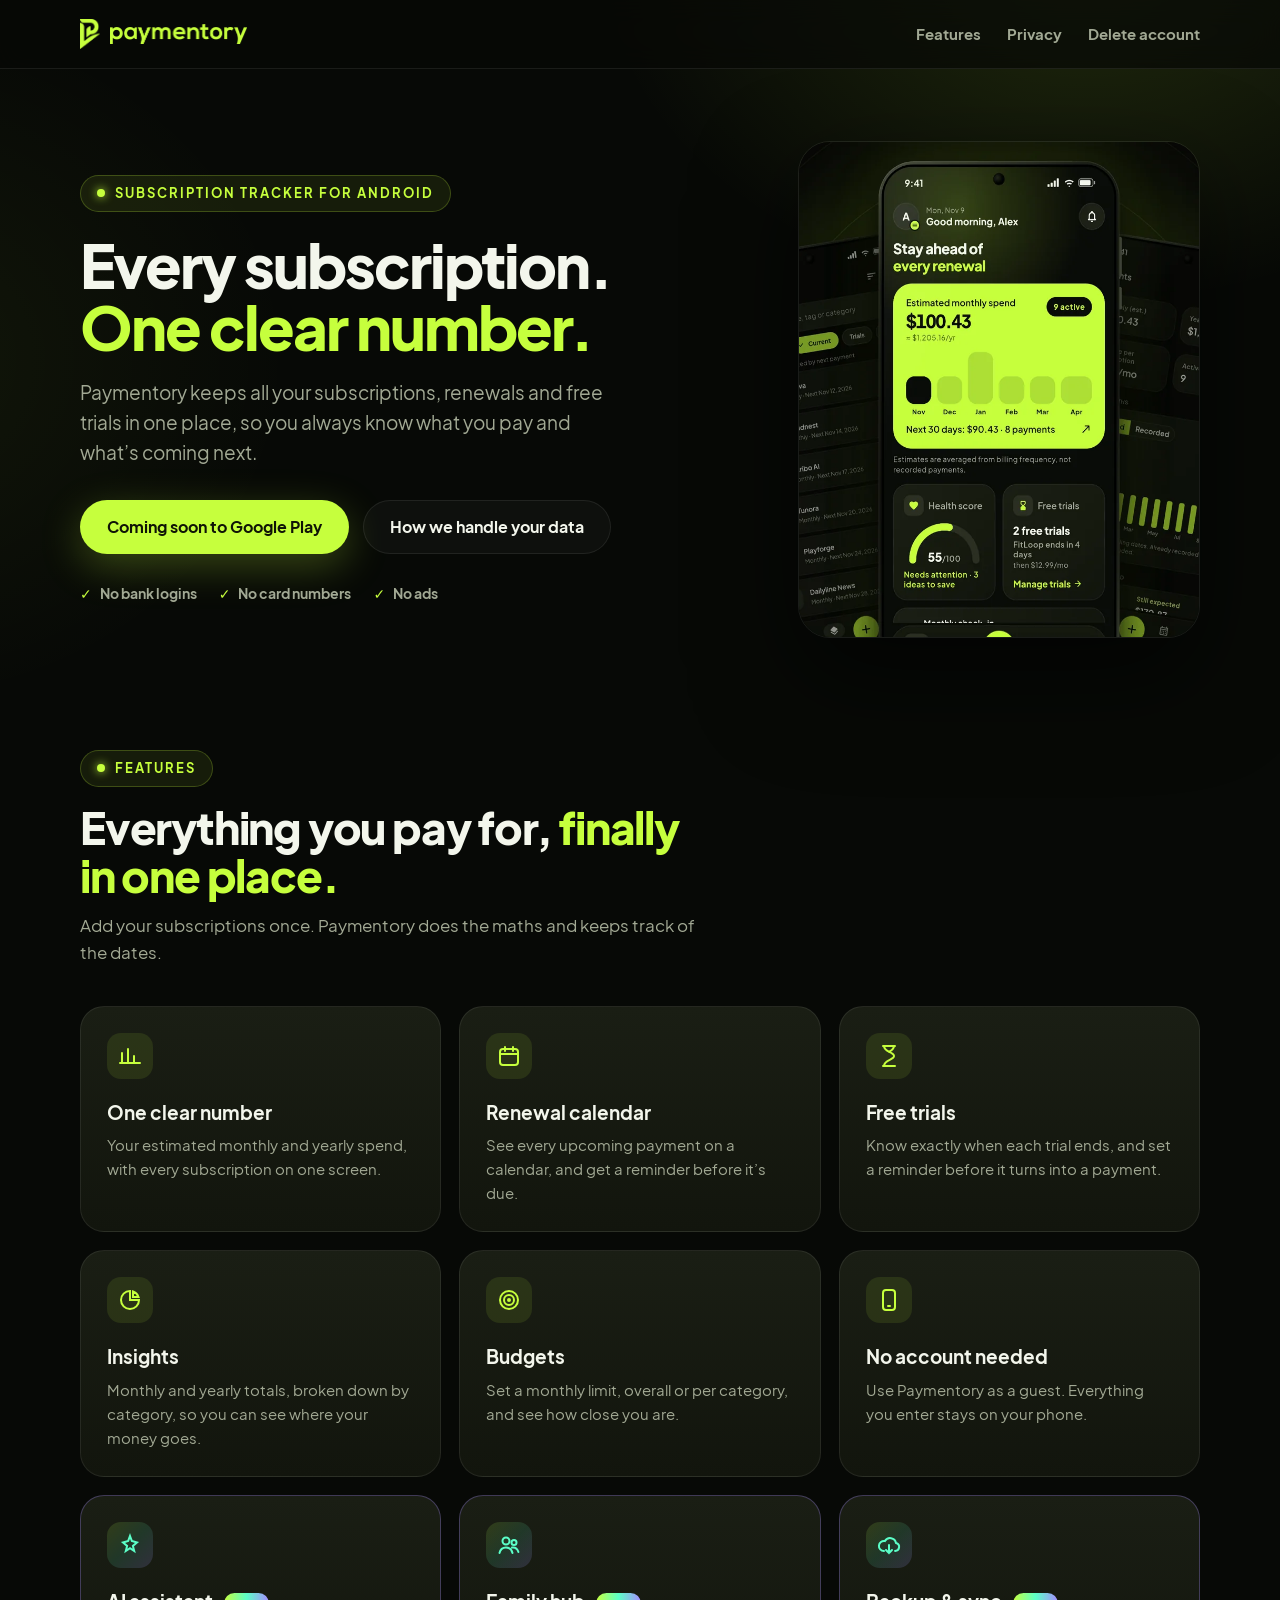
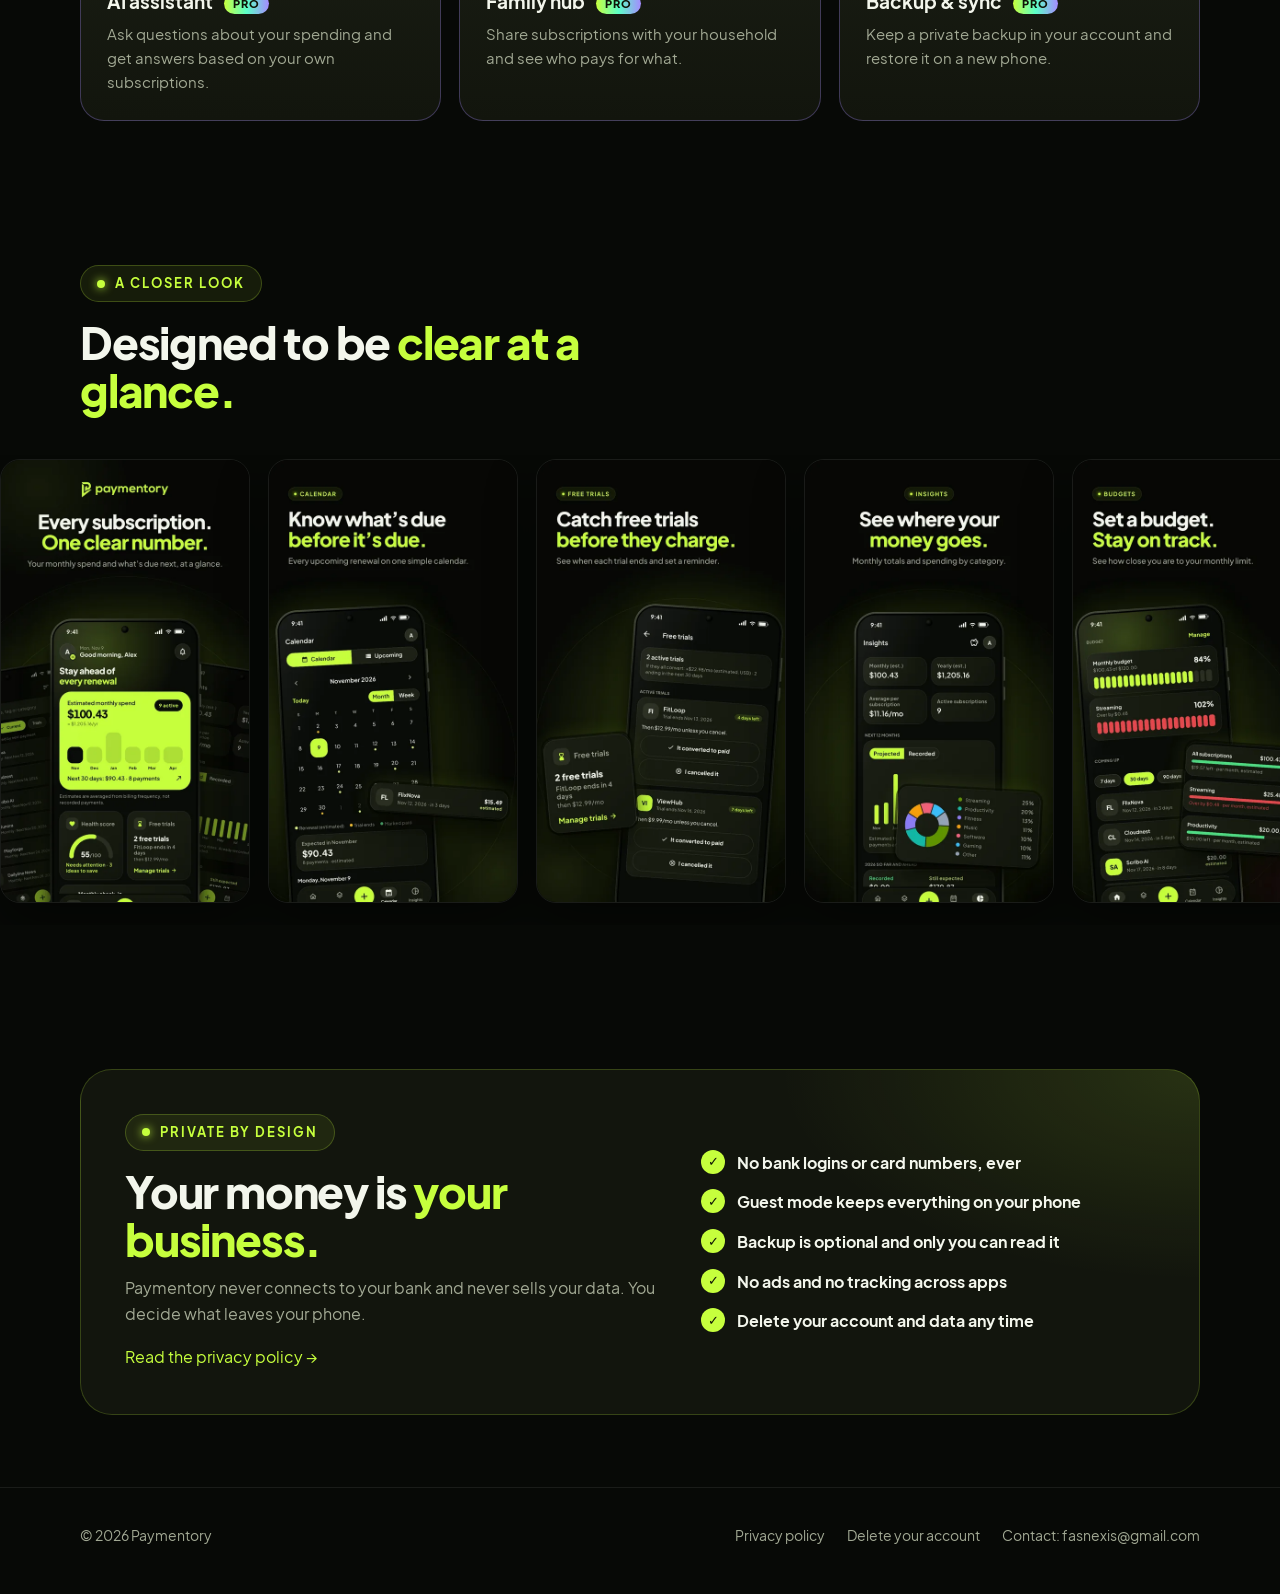
<file: index.html>
<!doctype html>
<html lang="en">
<head>
  <meta charset="utf-8">
  <meta name="viewport" content="width=device-width, initial-scale=1">
  <title>Paymentory: every subscription, one clear number</title>
  <meta name="description" content="Paymentory tracks your subscriptions, renewals, free trials and budgets in one place. No bank logins, no card numbers, no ads.">
  <meta name="theme-color" content="#070906">
  <meta property="og:title" content="Paymentory: every subscription, one clear number">
  <meta property="og:description" content="Track subscriptions, renewals, free trials and budgets in one place.">
  <meta property="og:image" content="assets/shots/01_overview.webp">
  <link rel="icon" type="image/png" href="assets/icon.png">
  <link rel="stylesheet" href="assets/style.css">
</head>
<body>
  <div class="glow" aria-hidden="true"></div>

  <header class="site">
    <div class="wrap">
      <a class="brand" href="./" aria-label="Paymentory home">
        <img class="mark" src="assets/mark.png" alt="">
        <img class="word" src="assets/wordmark.png" alt="Paymentory">
      </a>
      <nav class="links" aria-label="Main">
        <a class="hide-sm" href="#features">Features</a>
        <a href="privacy.html">Privacy</a>
        <a href="delete-account.html">Delete account</a>
      </nav>
    </div>
  </header>

  <main>
    <section class="hero">
      <div class="wrap">
        <div>
          <span class="eyebrow">Subscription tracker for Android</span>
          <h1>Every subscription.<br><em>One clear number.</em></h1>
          <p class="lead">Paymentory keeps all your subscriptions, renewals and free trials in one place, so you always know what you pay and what’s coming next.</p>
          <div class="cta">
            <span class="btn primary soon" aria-disabled="true">Coming soon to Google Play</span>
            <a class="btn ghost" href="privacy.html">How we handle your data</a>
          </div>
          <div class="trust">
            <span>No bank logins</span>
            <span>No card numbers</span>
            <span>No ads</span>
          </div>
        </div>
        <div class="hero-art">
          <img src="assets/shots/hero.webp" width="420" height="497" alt="Paymentory home screen showing the estimated monthly spend and upcoming payments">
        </div>
      </div>
    </section>

    <section id="features">
      <div class="wrap">
        <div class="section-head">
          <span class="eyebrow">Features</span>
          <h2>Everything you pay for, <em>finally in one place.</em></h2>
          <p>Add your subscriptions once. Paymentory does the maths and keeps track of the dates.</p>
        </div>
        <div class="features">
          <article class="feature">
            <div class="ic"><svg viewBox="0 0 24 24" fill="none" stroke="currentColor" stroke-width="2" stroke-linecap="round"><path d="M4 19V9M10 19V5M16 19v-7M22 19H2"/></svg></div>
            <h3>One clear number</h3>
            <p>Your estimated monthly and yearly spend, with every subscription on one screen.</p>
          </article>
          <article class="feature">
            <div class="ic"><svg viewBox="0 0 24 24" fill="none" stroke="currentColor" stroke-width="2" stroke-linecap="round"><rect x="3" y="5" width="18" height="16" rx="3"/><path d="M3 10h18M8 3v4M16 3v4"/></svg></div>
            <h3>Renewal calendar</h3>
            <p>See every upcoming payment on a calendar, and get a reminder before it’s due.</p>
          </article>
          <article class="feature">
            <div class="ic"><svg viewBox="0 0 24 24" fill="none" stroke="currentColor" stroke-width="2" stroke-linecap="round"><path d="M6 2h12M6 22h12M7 2c0 6 10 6 10 10S7 16 7 22M17 2c0 3-2 4-5 6"/></svg></div>
            <h3>Free trials</h3>
            <p>Know exactly when each trial ends, and set a reminder before it turns into a payment.</p>
          </article>
          <article class="feature">
            <div class="ic"><svg viewBox="0 0 24 24" fill="none" stroke="currentColor" stroke-width="2" stroke-linecap="round"><path d="M12 3a9 9 0 1 0 9 9h-9z"/><path d="M15 3.5A9 9 0 0 1 20.5 9H15z"/></svg></div>
            <h3>Insights</h3>
            <p>Monthly and yearly totals, broken down by category, so you can see where your money goes.</p>
          </article>
          <article class="feature">
            <div class="ic"><svg viewBox="0 0 24 24" fill="none" stroke="currentColor" stroke-width="2" stroke-linecap="round"><circle cx="12" cy="12" r="9"/><circle cx="12" cy="12" r="5"/><circle cx="12" cy="12" r="1"/></svg></div>
            <h3>Budgets</h3>
            <p>Set a monthly limit, overall or per category, and see how close you are.</p>
          </article>
          <article class="feature">
            <div class="ic"><svg viewBox="0 0 24 24" fill="none" stroke="currentColor" stroke-width="2" stroke-linecap="round"><rect x="6" y="2" width="12" height="20" rx="3"/><path d="M11 18h2"/></svg></div>
            <h3>No account needed</h3>
            <p>Use Paymentory as a guest. Everything you enter stays on your phone.</p>
          </article>
          <article class="feature pro">
            <div class="ic"><svg viewBox="0 0 24 24" fill="none" stroke="currentColor" stroke-width="2" stroke-linecap="round"><path d="M12 3l1.8 4.9L19 9.5l-4.1 3.4L16.2 18 12 15.2 7.8 18l1.3-5.1L5 9.5l5.2-1.6z"/></svg></div>
            <h3>AI assistant <span class="pro-tag">PRO</span></h3>
            <p>Ask questions about your spending and get answers based on your own subscriptions.</p>
          </article>
          <article class="feature pro">
            <div class="ic"><svg viewBox="0 0 24 24" fill="none" stroke="currentColor" stroke-width="2" stroke-linecap="round"><circle cx="9" cy="8" r="3.5"/><circle cx="17" cy="9.5" r="2.5"/><path d="M2.5 20c.8-3.6 3.4-5.5 6.5-5.5s5.7 1.9 6.5 5.5M15 14.6c2.8-.4 5.4 1.2 6.4 4.4"/></svg></div>
            <h3>Family hub <span class="pro-tag">PRO</span></h3>
            <p>Share subscriptions with your household and see who pays for what.</p>
          </article>
          <article class="feature pro">
            <div class="ic"><svg viewBox="0 0 24 24" fill="none" stroke="currentColor" stroke-width="2" stroke-linecap="round"><path d="M7 18a5 5 0 1 1 .9-9.9A6 6 0 0 1 19 10a4 4 0 0 1-1 7.9"/><path d="M12 12v8M9 17l3 3 3-3"/></svg></div>
            <h3>Backup &amp; sync <span class="pro-tag">PRO</span></h3>
            <p>Keep a private backup in your account and restore it on a new phone.</p>
          </article>
        </div>
      </div>
    </section>

    <section aria-labelledby="look">
      <div class="wrap">
        <div class="section-head">
          <span class="eyebrow">A closer look</span>
          <h2 id="look">Designed to be <em>clear at a glance.</em></h2>
        </div>
        <div class="gallery" tabindex="0" aria-label="App screenshots, scroll sideways">
          <img src="assets/shots/01_overview.webp" width="250" height="444" loading="lazy" alt="Overview of monthly spend">
          <img src="assets/shots/03_calendar.webp" width="250" height="444" loading="lazy" alt="Renewal calendar">
          <img src="assets/shots/04_trials.webp" width="250" height="444" loading="lazy" alt="Free trials with end dates">
          <img src="assets/shots/05_insights.webp" width="250" height="444" loading="lazy" alt="Spending insights by category">
          <img src="assets/shots/06_budgets.webp" width="250" height="444" loading="lazy" alt="Monthly budgets">
          <img src="assets/shots/07_assistant.webp" width="250" height="444" loading="lazy" alt="AI assistant answering a spending question">
          <img src="assets/shots/08_family.webp" width="250" height="444" loading="lazy" alt="Family hub with shared subscriptions">
        </div>
      </div>
    </section>

    <section>
      <div class="wrap">
        <div class="promise">
          <div>
            <span class="eyebrow">Private by design</span>
            <h2>Your money is <em>your business.</em></h2>
            <p style="color:var(--muted);margin-top:12px">Paymentory never connects to your bank and never sells your data. You decide what leaves your phone.</p>
            <p style="margin-top:18px"><a href="privacy.html">Read the privacy policy →</a></p>
          </div>
          <ul>
            <li>No bank logins or card numbers, ever</li>
            <li>Guest mode keeps everything on your phone</li>
            <li>Backup is optional and only you can read it</li>
            <li>No ads and no tracking across apps</li>
            <li>Delete your account and data any time</li>
          </ul>
        </div>
      </div>
    </section>
  </main>

  <footer class="site">
    <div class="wrap">
      <span>© 2026 Paymentory</span>
      <nav aria-label="Footer">
        <a href="privacy.html">Privacy policy</a>
        <a href="delete-account.html">Delete your account</a>
        <a href="mailto:fasnexis@gmail.com">Contact: fasnexis@gmail.com</a>
      </nav>
    </div>
  </footer>
</body>
</html>
</file>
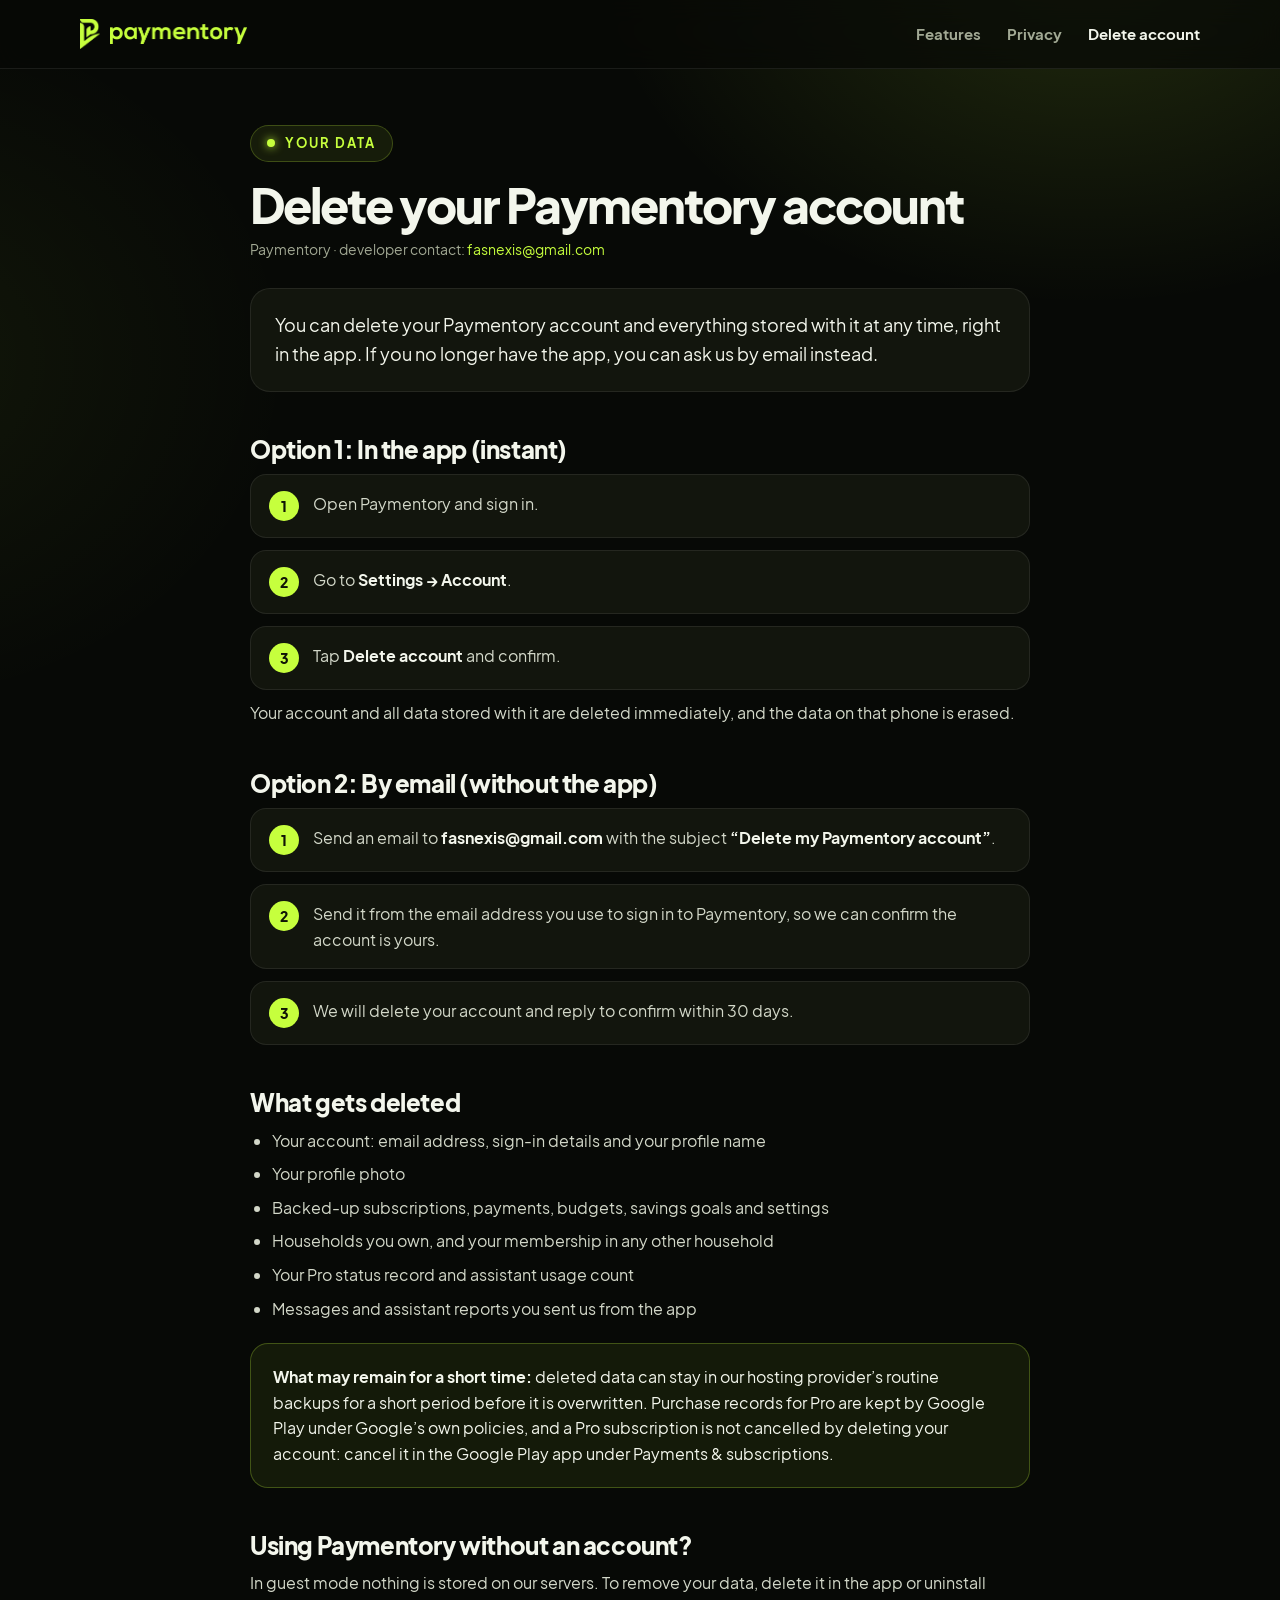
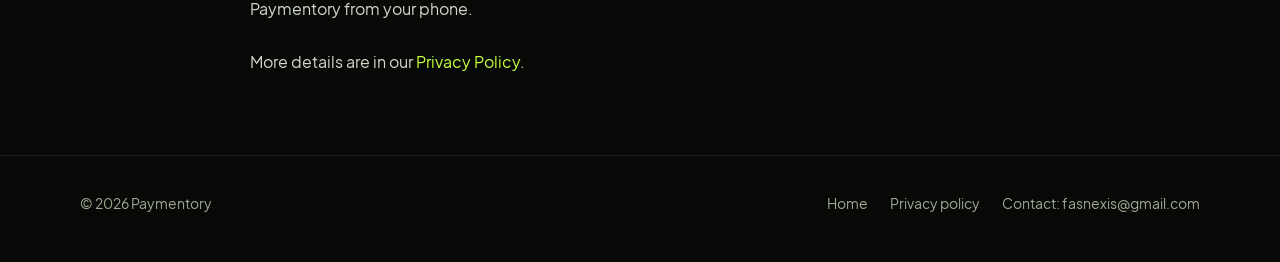
<file: delete-account.html>
<!doctype html>
<html lang="en">
<head>
  <meta charset="utf-8">
  <meta name="viewport" content="width=device-width, initial-scale=1">
  <title>Delete your account · Paymentory</title>
  <meta name="description" content="How to delete your Paymentory account and data, in the app or by email.">
  <meta name="theme-color" content="#070906">
  <link rel="icon" type="image/png" href="assets/icon.png">
  <link rel="stylesheet" href="assets/style.css">
</head>
<body>
  <div class="glow" aria-hidden="true"></div>

  <header class="site">
    <div class="wrap">
      <a class="brand" href="./" aria-label="Paymentory home">
        <img class="mark" src="assets/mark.png" alt="">
        <img class="word" src="assets/wordmark.png" alt="Paymentory">
      </a>
      <nav class="links" aria-label="Main">
        <a class="hide-sm" href="./#features">Features</a>
        <a href="privacy.html">Privacy</a>
        <a href="delete-account.html" aria-current="page">Delete account</a>
      </nav>
    </div>
  </header>

  <main class="doc">
    <div class="wrap">
      <span class="eyebrow">Your data</span>
      <h1>Delete your Paymentory account</h1>
      <p class="meta">Paymentory · developer contact: <a href="mailto:fasnexis@gmail.com">fasnexis@gmail.com</a></p>

      <p class="summary">You can delete your Paymentory account and everything stored with it at any time, right in the app. If you no longer have the app, you can ask us by email instead.</p>

      <h2>Option 1: In the app (instant)</h2>
      <ol class="steps">
        <li><span>Open Paymentory and sign in.</span></li>
        <li><span>Go to <strong>Settings → Account</strong>.</span></li>
        <li><span>Tap <strong>Delete account</strong> and confirm.</span></li>
      </ol>
      <p>Your account and all data stored with it are deleted immediately, and the data on that phone is erased.</p>

      <h2>Option 2: By email (without the app)</h2>
      <ol class="steps">
        <li><span>Send an email to <a href="mailto:fasnexis@gmail.com?subject=Delete%20my%20Paymentory%20account"><strong>fasnexis@gmail.com</strong></a> with the subject <strong>“Delete my Paymentory account”</strong>.</span></li>
        <li><span>Send it from the email address you use to sign in to Paymentory, so we can confirm the account is yours.</span></li>
        <li><span>We will delete your account and reply to confirm within 30 days.</span></li>
      </ol>

      <h2>What gets deleted</h2>
      <ul>
        <li>Your account: email address, sign-in details and your profile name</li>
        <li>Your profile photo</li>
        <li>Backed-up subscriptions, payments, budgets, savings goals and settings</li>
        <li>Households you own, and your membership in any other household</li>
        <li>Your Pro status record and assistant usage count</li>
        <li>Messages and assistant reports you sent us from the app</li>
      </ul>

      <div class="callout">
        <p><strong>What may remain for a short time:</strong> deleted data can stay in our hosting provider’s routine backups for a short period before it is overwritten. Purchase records for Pro are kept by Google Play under Google’s own policies, and a Pro subscription is not cancelled by deleting your account: cancel it in the Google Play app under Payments &amp; subscriptions.</p>
      </div>

      <h2>Using Paymentory without an account?</h2>
      <p>In guest mode nothing is stored on our servers. To remove your data, delete it in the app or uninstall Paymentory from your phone.</p>

      <p style="margin-top:28px">More details are in our <a href="privacy.html">Privacy Policy</a>.</p>
    </div>
  </main>

  <footer class="site">
    <div class="wrap">
      <span>© 2026 Paymentory</span>
      <nav aria-label="Footer">
        <a href="./">Home</a>
        <a href="privacy.html">Privacy policy</a>
        <a href="mailto:fasnexis@gmail.com">Contact: fasnexis@gmail.com</a>
      </nav>
    </div>
  </footer>
</body>
</html>
</file>
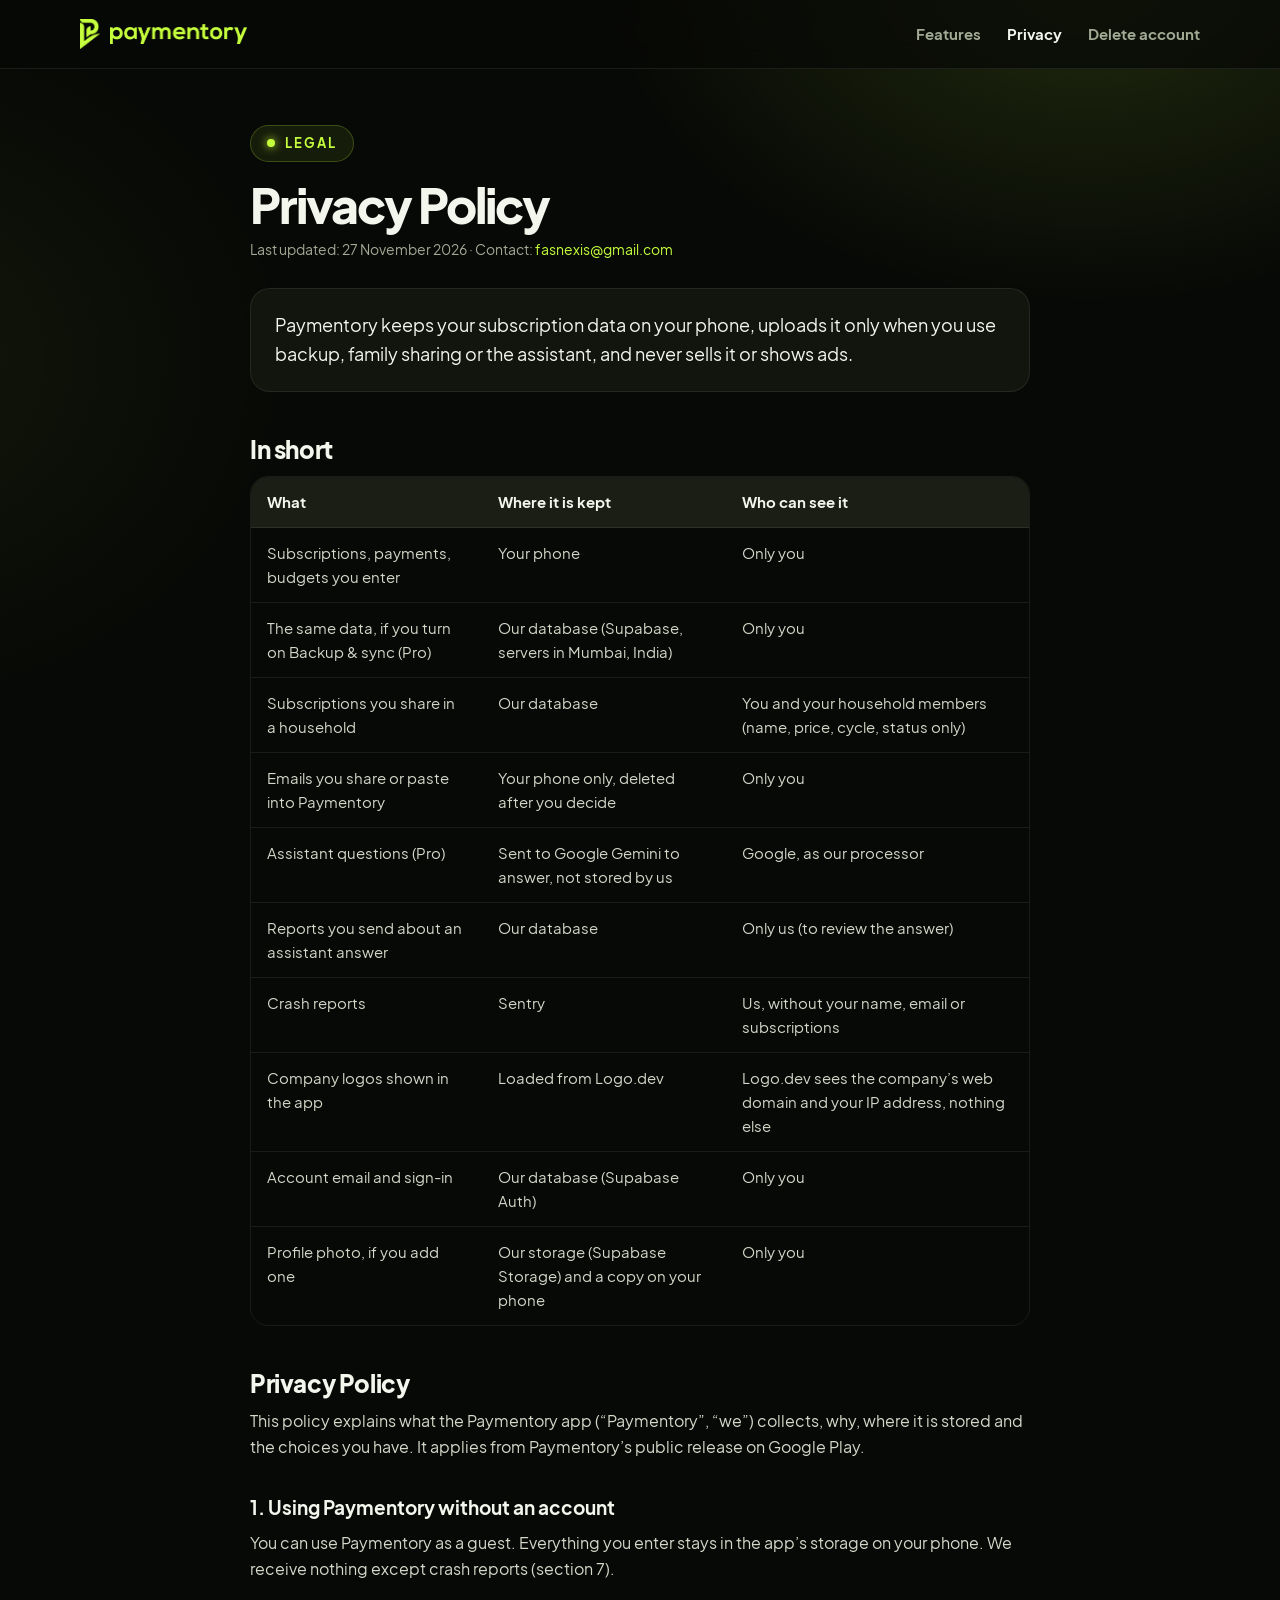
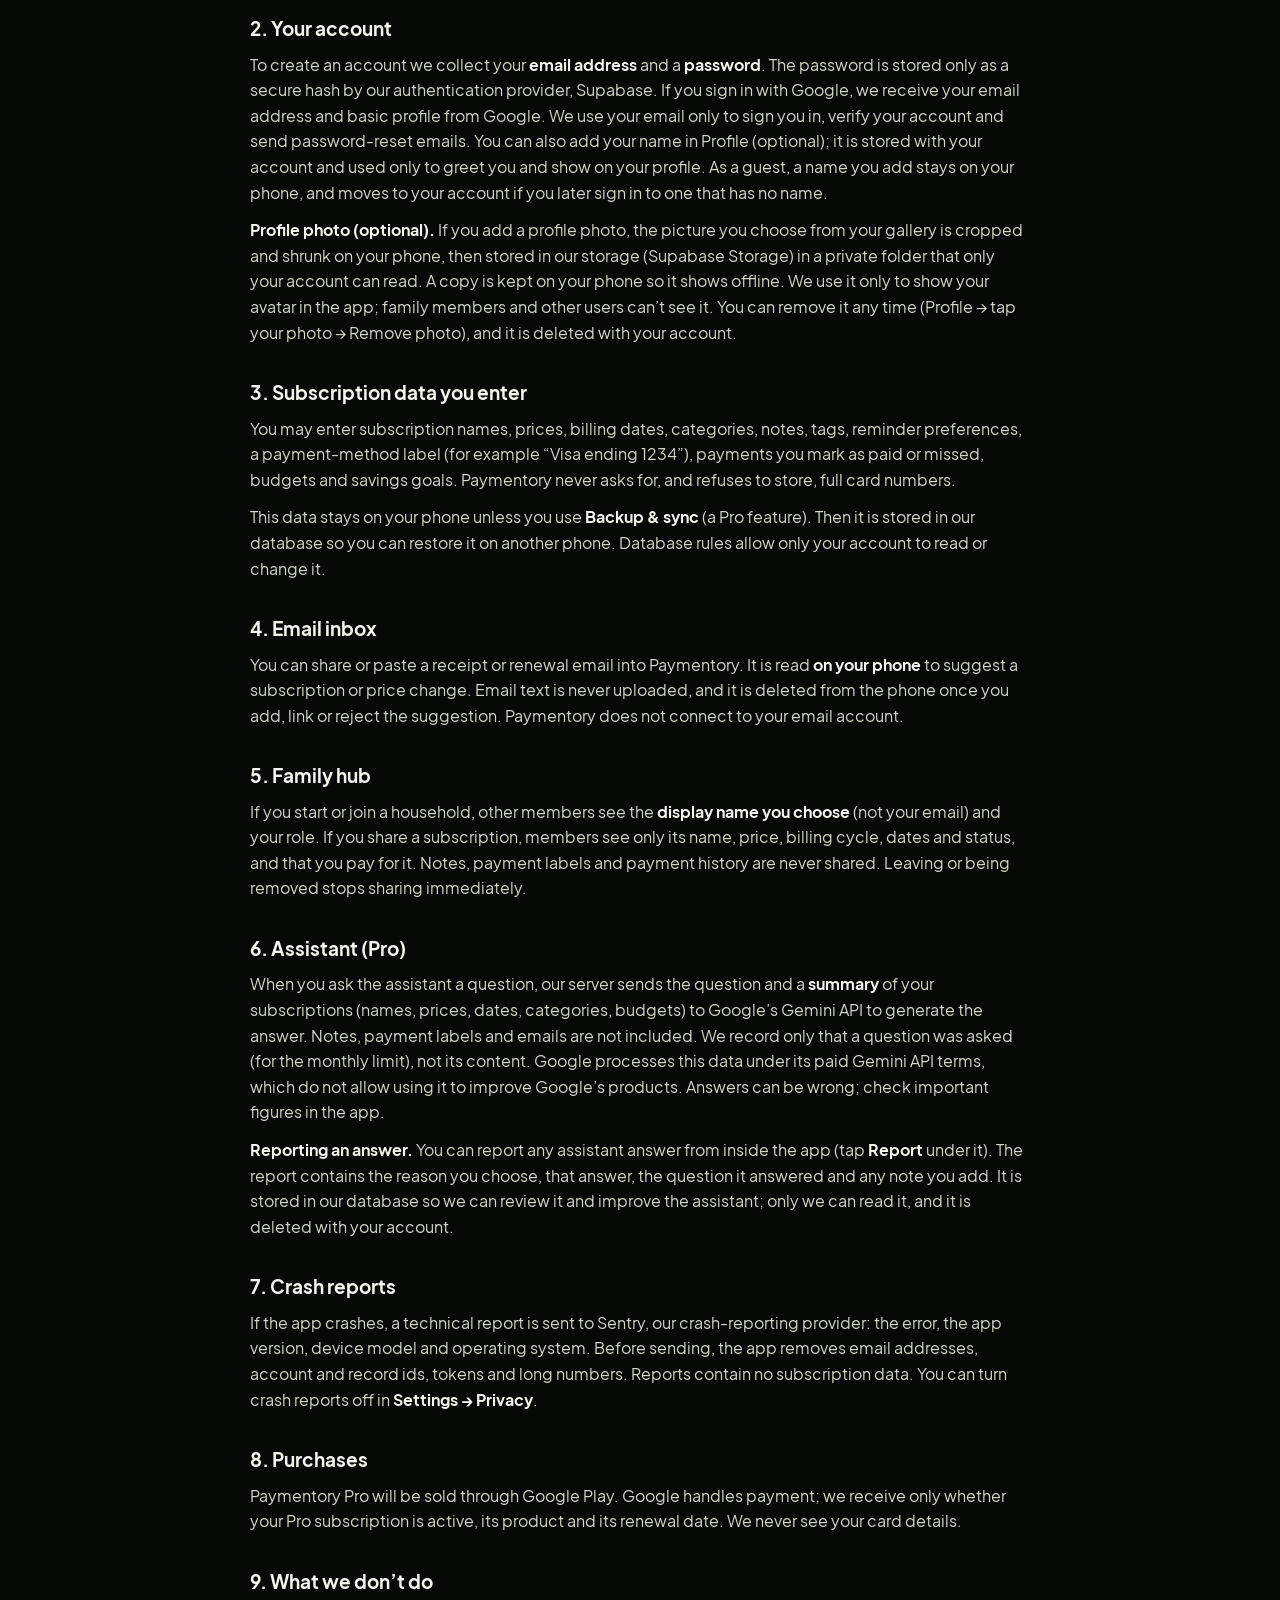
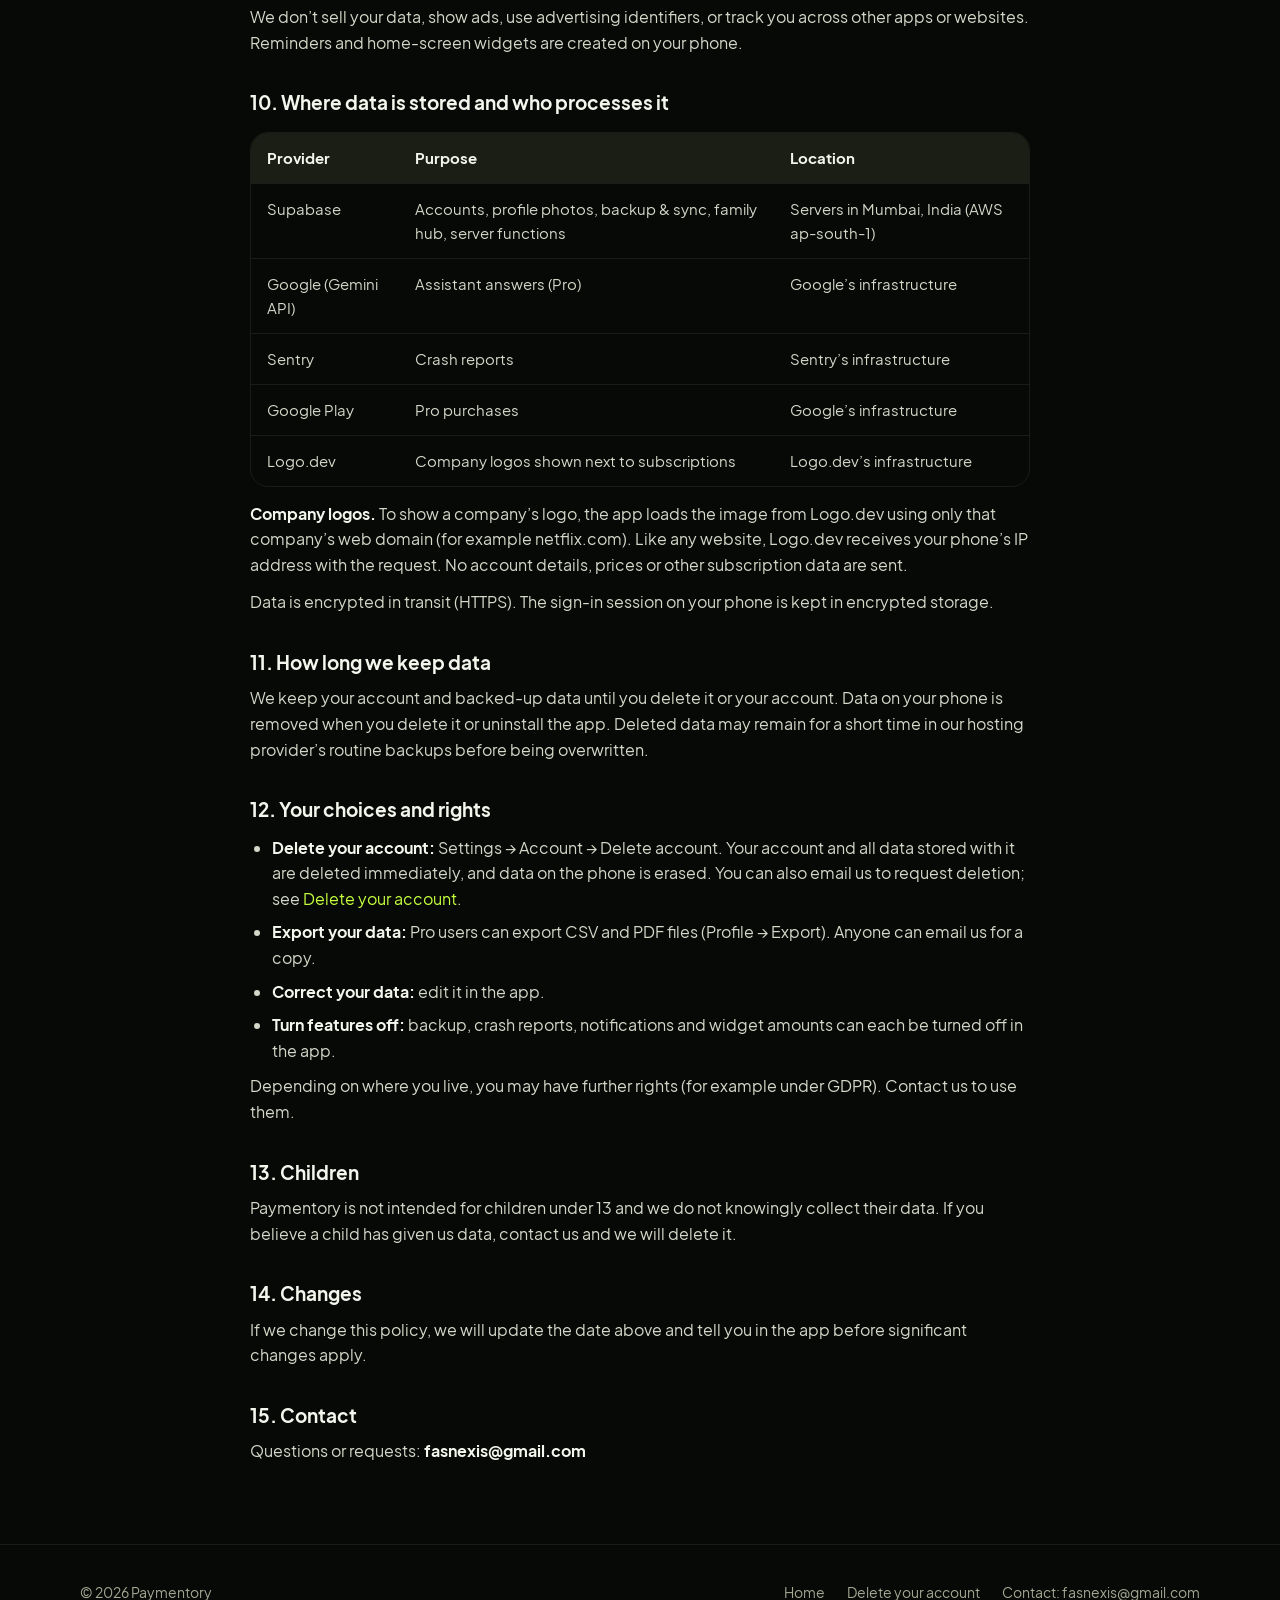
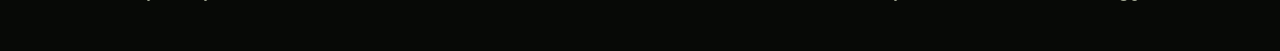
<file: privacy.html>
<!doctype html>
<html lang="en">
<head>
  <meta charset="utf-8">
  <meta name="viewport" content="width=device-width, initial-scale=1">
  <title>Privacy Policy · Paymentory</title>
  <meta name="description" content="What the Paymentory app collects, why, where it is stored and the choices you have.">
  <meta name="theme-color" content="#070906">
  <link rel="icon" type="image/png" href="assets/icon.png">
  <link rel="stylesheet" href="assets/style.css">
</head>
<body>
  <div class="glow" aria-hidden="true"></div>

  <header class="site">
    <div class="wrap">
      <a class="brand" href="./" aria-label="Paymentory home">
        <img class="mark" src="assets/mark.png" alt="">
        <img class="word" src="assets/wordmark.png" alt="Paymentory">
      </a>
      <nav class="links" aria-label="Main">
        <a class="hide-sm" href="./#features">Features</a>
        <a href="privacy.html" aria-current="page">Privacy</a>
        <a href="delete-account.html">Delete account</a>
      </nav>
    </div>
  </header>

  <main class="doc">
    <div class="wrap">
      <span class="eyebrow">Legal</span>
      <h1>Privacy Policy</h1>
      <p class="meta">Last updated: 27 November 2026 · Contact: <a href="mailto:fasnexis@gmail.com">fasnexis@gmail.com</a></p>

      <p class="summary">Paymentory keeps your subscription data on your phone, uploads it only when you use backup, family sharing or the assistant, and never sells it or shows ads.</p>

      <h2>In short</h2>
      <div class="table-scroll">
        <table>
          <thead><tr><th>What</th><th>Where it is kept</th><th>Who can see it</th></tr></thead>
          <tbody>
            <tr><td>Subscriptions, payments, budgets you enter</td><td>Your phone</td><td>Only you</td></tr>
            <tr><td>The same data, if you turn on Backup &amp; sync (Pro)</td><td>Our database (Supabase, servers in Mumbai, India)</td><td>Only you</td></tr>
            <tr><td>Subscriptions you share in a household</td><td>Our database</td><td>You and your household members (name, price, cycle, status only)</td></tr>
            <tr><td>Emails you share or paste into Paymentory</td><td>Your phone only, deleted after you decide</td><td>Only you</td></tr>
            <tr><td>Assistant questions (Pro)</td><td>Sent to Google Gemini to answer, not stored by us</td><td>Google, as our processor</td></tr>
            <tr><td>Reports you send about an assistant answer</td><td>Our database</td><td>Only us (to review the answer)</td></tr>
            <tr><td>Crash reports</td><td>Sentry</td><td>Us, without your name, email or subscriptions</td></tr>
            <tr><td>Company logos shown in the app</td><td>Loaded from Logo.dev</td><td>Logo.dev sees the company’s web domain and your IP address, nothing else</td></tr>
            <tr><td>Account email and sign-in</td><td>Our database (Supabase Auth)</td><td>Only you</td></tr>
            <tr><td>Profile photo, if you add one</td><td>Our storage (Supabase Storage) and a copy on your phone</td><td>Only you</td></tr>
          </tbody>
        </table>
      </div>

      <h2>Privacy Policy</h2>
      <p>This policy explains what the Paymentory app (“Paymentory”, “we”) collects, why, where it is stored and the choices you have. It applies from Paymentory’s public release on Google Play.</p>

      <h3>1. Using Paymentory without an account</h3>
      <p>You can use Paymentory as a guest. Everything you enter stays in the app’s storage on your phone. We receive nothing except crash reports (section 7).</p>

      <h3>2. Your account</h3>
      <p>To create an account we collect your <strong>email address</strong> and a <strong>password</strong>. The password is stored only as a secure hash by our authentication provider, Supabase. If you sign in with Google, we receive your email address and basic profile from Google. We use your email only to sign you in, verify your account and send password-reset emails. You can also add your name in Profile (optional); it is stored with your account and used only to greet you and show on your profile. As a guest, a name you add stays on your phone, and moves to your account if you later sign in to one that has no name.</p>
      <p><strong>Profile photo (optional).</strong> If you add a profile photo, the picture you choose from your gallery is cropped and shrunk on your phone, then stored in our storage (Supabase Storage) in a private folder that only your account can read. A copy is kept on your phone so it shows offline. We use it only to show your avatar in the app; family members and other users can’t see it. You can remove it any time (Profile → tap your photo → Remove photo), and it is deleted with your account.</p>

      <h3>3. Subscription data you enter</h3>
      <p>You may enter subscription names, prices, billing dates, categories, notes, tags, reminder preferences, a payment-method label (for example “Visa ending 1234”), payments you mark as paid or missed, budgets and savings goals. Paymentory never asks for, and refuses to store, full card numbers.</p>
      <p>This data stays on your phone unless you use <strong>Backup &amp; sync</strong> (a Pro feature). Then it is stored in our database so you can restore it on another phone. Database rules allow only your account to read or change it.</p>

      <h3>4. Email inbox</h3>
      <p>You can share or paste a receipt or renewal email into Paymentory. It is read <strong>on your phone</strong> to suggest a subscription or price change. Email text is never uploaded, and it is deleted from the phone once you add, link or reject the suggestion. Paymentory does not connect to your email account.</p>

      <h3>5. Family hub</h3>
      <p>If you start or join a household, other members see the <strong>display name you choose</strong> (not your email) and your role. If you share a subscription, members see only its name, price, billing cycle, dates and status, and that you pay for it. Notes, payment labels and payment history are never shared. Leaving or being removed stops sharing immediately.</p>

      <h3>6. Assistant (Pro)</h3>
      <p>When you ask the assistant a question, our server sends the question and a <strong>summary</strong> of your subscriptions (names, prices, dates, categories, budgets) to Google’s Gemini API to generate the answer. Notes, payment labels and emails are not included. We record only that a question was asked (for the monthly limit), not its content. Google processes this data under its paid Gemini API terms, which do not allow using it to improve Google’s products. Answers can be wrong; check important figures in the app.</p>
      <p><strong>Reporting an answer.</strong> You can report any assistant answer from inside the app (tap <strong>Report</strong> under it). The report contains the reason you choose, that answer, the question it answered and any note you add. It is stored in our database so we can review it and improve the assistant; only we can read it, and it is deleted with your account.</p>

      <h3>7. Crash reports</h3>
      <p>If the app crashes, a technical report is sent to Sentry, our crash-reporting provider: the error, the app version, device model and operating system. Before sending, the app removes email addresses, account and record ids, tokens and long numbers. Reports contain no subscription data. You can turn crash reports off in <strong>Settings → Privacy</strong>.</p>

      <h3>8. Purchases</h3>
      <p>Paymentory Pro will be sold through Google Play. Google handles payment; we receive only whether your Pro subscription is active, its product and its renewal date. We never see your card details.</p>

      <h3>9. What we don’t do</h3>
      <p>We don’t sell your data, show ads, use advertising identifiers, or track you across other apps or websites. Reminders and home-screen widgets are created on your phone.</p>

      <h3>10. Where data is stored and who processes it</h3>
      <div class="table-scroll">
        <table>
          <thead><tr><th>Provider</th><th>Purpose</th><th>Location</th></tr></thead>
          <tbody>
            <tr><td>Supabase</td><td>Accounts, profile photos, backup &amp; sync, family hub, server functions</td><td>Servers in Mumbai, India (AWS ap-south-1)</td></tr>
            <tr><td>Google (Gemini API)</td><td>Assistant answers (Pro)</td><td>Google’s infrastructure</td></tr>
            <tr><td>Sentry</td><td>Crash reports</td><td>Sentry’s infrastructure</td></tr>
            <tr><td>Google Play</td><td>Pro purchases</td><td>Google’s infrastructure</td></tr>
            <tr><td>Logo.dev</td><td>Company logos shown next to subscriptions</td><td>Logo.dev’s infrastructure</td></tr>
          </tbody>
        </table>
      </div>
      <p><strong>Company logos.</strong> To show a company’s logo, the app loads the image from Logo.dev using only that company’s web domain (for example netflix.com). Like any website, Logo.dev receives your phone’s IP address with the request. No account details, prices or other subscription data are sent.</p>
      <p>Data is encrypted in transit (HTTPS). The sign-in session on your phone is kept in encrypted storage.</p>

      <h3>11. How long we keep data</h3>
      <p>We keep your account and backed-up data until you delete it or your account. Data on your phone is removed when you delete it or uninstall the app. Deleted data may remain for a short time in our hosting provider’s routine backups before being overwritten.</p>

      <h3>12. Your choices and rights</h3>
      <ul>
        <li><strong>Delete your account:</strong> Settings → Account → Delete account. Your account and all data stored with it are deleted immediately, and data on the phone is erased. You can also email us to request deletion; see <a href="delete-account.html">Delete your account</a>.</li>
        <li><strong>Export your data:</strong> Pro users can export CSV and PDF files (Profile → Export). Anyone can email us for a copy.</li>
        <li><strong>Correct your data:</strong> edit it in the app.</li>
        <li><strong>Turn features off:</strong> backup, crash reports, notifications and widget amounts can each be turned off in the app.</li>
      </ul>
      <p>Depending on where you live, you may have further rights (for example under GDPR). Contact us to use them.</p>

      <h3>13. Children</h3>
      <p>Paymentory is not intended for children under 13 and we do not knowingly collect their data. If you believe a child has given us data, contact us and we will delete it.</p>

      <h3>14. Changes</h3>
      <p>If we change this policy, we will update the date above and tell you in the app before significant changes apply.</p>

      <h3>15. Contact</h3>
      <p>Questions or requests: <a href="mailto:fasnexis@gmail.com"><strong>fasnexis@gmail.com</strong></a></p>
    </div>
  </main>

  <footer class="site">
    <div class="wrap">
      <span>© 2026 Paymentory</span>
      <nav aria-label="Footer">
        <a href="./">Home</a>
        <a href="delete-account.html">Delete your account</a>
        <a href="mailto:fasnexis@gmail.com">Contact: fasnexis@gmail.com</a>
      </nav>
    </div>
  </footer>
</body>
</html>
</file>
<file: assets/style.css>
/* Paymentory website: black + lime, Plus Jakarta Sans (self-hosted). */
@font-face { font-family: "PJS"; src: url("fonts/PlusJakartaSans-Regular.ttf") format("truetype"); font-weight: 400; font-display: swap; }
@font-face { font-family: "PJS"; src: url("fonts/PlusJakartaSans-Medium.ttf") format("truetype"); font-weight: 500; font-display: swap; }
@font-face { font-family: "PJS"; src: url("fonts/PlusJakartaSans-Bold.ttf") format("truetype"); font-weight: 700; font-display: swap; }
@font-face { font-family: "PJS"; src: url("fonts/PlusJakartaSans-ExtraBold.ttf") format("truetype"); font-weight: 800; font-display: swap; }

:root {
  --bg: #070906;
  --ink: #0d100a;
  --card: #12150d;
  --card-2: #1a1e14;
  --line: rgba(255, 255, 255, .08);
  --text: #f3f6ec;
  --muted: #a2a994;
  --lime: #c6ff3d;
  --on-lime: #0f1406;
  --mint: #5cffc8;
  --iris: #a58bff;
  --radius: 24px;
  --max: 1120px;
}

* { box-sizing: border-box; margin: 0; padding: 0; }
html { scroll-behavior: smooth; }
body {
  font-family: "PJS", system-ui, -apple-system, "Segoe UI", Roboto, sans-serif;
  background: var(--bg);
  color: var(--text);
  line-height: 1.6;
  -webkit-font-smoothing: antialiased;
}
a { color: var(--lime); text-decoration: none; }
a:hover { text-decoration: underline; }
img { max-width: 100%; display: block; }
.wrap { width: min(var(--max), 100% - 40px); margin-inline: auto; }

/* Background glow */
.glow {
  position: fixed; inset: 0; z-index: -1; pointer-events: none;
  background:
    radial-gradient(700px 500px at 85% -5%, rgba(198, 255, 61, .14), transparent 70%),
    radial-gradient(600px 500px at -10% 40%, rgba(198, 255, 61, .06), transparent 70%),
    var(--bg);
}

/* Header */
header.site {
  position: sticky; top: 0; z-index: 10;
  background: rgba(7, 9, 6, .72);
  backdrop-filter: blur(14px);
  -webkit-backdrop-filter: blur(14px);
  border-bottom: 1px solid var(--line);
}
header.site .wrap { display: flex; align-items: center; justify-content: space-between; height: 68px; gap: 16px; }
.brand { display: inline-flex; align-items: center; gap: 10px; }
.brand img.mark { height: 30px; width: auto; }
.brand img.word { height: 20px; width: auto; }
nav.links { display: flex; gap: 26px; font-weight: 600; font-size: 15px; white-space: nowrap; }
nav.links a { color: var(--muted); }
nav.links a:hover, nav.links a[aria-current="page"] { color: var(--text); text-decoration: none; }

/* Buttons */
.btn {
  display: inline-flex; align-items: center; justify-content: center; gap: 10px;
  height: 54px; padding: 0 26px; border-radius: 999px;
  font-weight: 700; font-size: 16px; border: 1px solid transparent;
}
.btn.primary { background: var(--lime); color: var(--on-lime); box-shadow: 0 12px 40px rgba(198, 255, 61, .25); }
.btn.ghost { border-color: var(--line); color: var(--text); background: rgba(255, 255, 255, .03); }
.btn:hover { text-decoration: none; filter: brightness(1.05); }
.btn.soon { cursor: default; }
.btn.soon small { font-weight: 600; opacity: .75; }

/* Hero */
.hero { padding: 72px 0 40px; }
.hero .wrap { display: grid; grid-template-columns: 1.25fr .75fr; gap: 48px; align-items: center; }
.eyebrow {
  display: inline-flex; align-items: center; gap: 10px; padding: 7px 16px; border-radius: 999px;
  background: rgba(198, 255, 61, .08); border: 1px solid rgba(198, 255, 61, .22);
  color: var(--lime); font-weight: 700; font-size: 13px; letter-spacing: 2px; text-transform: uppercase;
}
.eyebrow::before { content: ""; width: 8px; height: 8px; border-radius: 50%; background: var(--lime); box-shadow: 0 0 10px var(--lime); }
h1 { font-weight: 800; font-size: clamp(38px, 5vw, 60px); line-height: 1.04; letter-spacing: -2px; margin: 22px 0 18px; }
h1 em, h2 em { font-style: normal; color: var(--lime); }
.lead { font-size: 19px; color: var(--muted); max-width: 540px; }
.cta { display: flex; flex-wrap: wrap; gap: 14px; margin-top: 32px; }
.trust { display: flex; flex-wrap: wrap; gap: 10px 22px; margin-top: 28px; color: var(--muted); font-size: 14px; font-weight: 600; }
.trust span::before { content: "✓"; color: var(--lime); margin-right: 8px; }
.hero-art { position: relative; justify-self: center; }
.hero-art::before {
  content: ""; position: absolute; inset: 8% -6%; border-radius: 50%;
  background: radial-gradient(circle, rgba(198, 255, 61, .28), transparent 65%); filter: blur(10px); z-index: -1;
}
.hero-art img { width: min(420px, 86vw); border-radius: 32px; border: 1px solid var(--line); box-shadow: 0 40px 100px rgba(0, 0, 0, .6); }

/* Sections */
section { padding: 72px 0; }
.section-head { max-width: 640px; margin-bottom: 40px; }
h2 { font-weight: 800; font-size: clamp(30px, 4vw, 44px); line-height: 1.1; letter-spacing: -1.2px; margin-top: 16px; }
.section-head p { color: var(--muted); font-size: 17px; margin-top: 12px; }

.features { display: grid; grid-template-columns: repeat(3, 1fr); gap: 18px; }
.feature {
  background: linear-gradient(180deg, var(--card-2), var(--card)); border: 1px solid var(--line);
  border-radius: var(--radius); padding: 26px;
}
.feature .ic {
  width: 46px; height: 46px; border-radius: 14px; display: grid; place-items: center;
  background: rgba(198, 255, 61, .1); color: var(--lime); margin-bottom: 18px;
}
.feature .ic svg { width: 24px; height: 24px; }
.feature h3 { font-size: 19px; font-weight: 700; margin-bottom: 6px; }
.feature p { color: var(--muted); font-size: 15px; }
.feature.pro { border-color: rgba(165, 139, 255, .3); }
.feature.pro .ic { background: linear-gradient(135deg, rgba(198, 255, 61, .14), rgba(92, 255, 200, .12), rgba(165, 139, 255, .18)); color: var(--mint); }
.pro-tag {
  display: inline-block; margin-left: 8px; padding: 2px 9px; border-radius: 999px; font-size: 11px; font-weight: 800;
  letter-spacing: 1px; color: var(--on-lime); background: linear-gradient(90deg, var(--lime), var(--mint), var(--iris));
  vertical-align: middle;
}

/* Gallery */
.gallery {
  display: flex; gap: 18px; overflow-x: auto; scroll-snap-type: x mandatory; padding: 4px 20px 22px;
  margin-inline: calc((100vw - min(var(--max), 100vw - 40px)) / -2);
  padding-inline: calc((100vw - min(var(--max), 100vw - 40px)) / 2);
  scrollbar-width: thin; scrollbar-color: #2a2f22 transparent;
}
.gallery img {
  flex: 0 0 auto; width: 250px; aspect-ratio: 9 / 16; border-radius: 20px; scroll-snap-align: start;
  border: 1px solid var(--line); box-shadow: 0 20px 50px rgba(0, 0, 0, .45);
}

/* Privacy strip */
.promise {
  border-radius: 32px; padding: 44px; border: 1px solid rgba(198, 255, 61, .2);
  background: radial-gradient(600px 300px at 100% 0%, rgba(198, 255, 61, .12), transparent 70%), var(--card);
  display: grid; grid-template-columns: 1.2fr 1fr; gap: 32px; align-items: center;
}
.promise ul { list-style: none; display: grid; gap: 14px; }
.promise li { display: flex; gap: 12px; font-weight: 600; }
.promise li::before { content: "✓"; color: var(--on-lime); background: var(--lime); width: 24px; height: 24px; flex: 0 0 24px; border-radius: 50%; display: grid; place-items: center; font-size: 13px; font-weight: 800; }

/* Footer */
footer.site { border-top: 1px solid var(--line); padding: 36px 0 48px; color: var(--muted); font-size: 14px; }
footer.site .wrap { display: flex; flex-wrap: wrap; gap: 18px 32px; align-items: center; justify-content: space-between; }
footer.site nav { display: flex; flex-wrap: wrap; gap: 22px; }
footer.site a { color: var(--muted); }
footer.site a:hover { color: var(--text); }

/* Document pages (privacy, delete account) */
.doc { padding: 56px 0 80px; }
.doc .wrap { max-width: 780px; }
.doc h1 { font-size: clamp(34px, 5vw, 48px); margin: 18px 0 8px; }
.doc .meta { color: var(--muted); font-size: 14px; margin-bottom: 28px; }
.doc .summary { font-size: 18px; color: var(--text); padding: 22px 24px; border-radius: 20px; background: var(--card); border: 1px solid var(--line); margin-bottom: 36px; }
.doc h2 { font-size: 24px; letter-spacing: -.4px; margin: 44px 0 12px; }
.doc h3 { font-size: 19px; margin: 32px 0 8px; }
.doc p, .doc li { color: #d3d8c9; font-size: 16px; }
.doc p + p { margin-top: 12px; }
.doc ul, .doc ol { padding-left: 22px; display: grid; gap: 8px; margin: 10px 0; }
.doc strong { color: var(--text); }
.table-scroll { overflow-x: auto; margin: 14px 0; border: 1px solid var(--line); border-radius: 18px; }
.doc table { width: 100%; border-collapse: collapse; font-size: 15px; min-width: 560px; }
.doc th, .doc td { text-align: left; padding: 13px 16px; border-bottom: 1px solid var(--line); vertical-align: top; }
.doc th { background: var(--card-2); color: var(--text); font-weight: 700; }
.doc td { color: #d3d8c9; }
.doc tr:last-child td { border-bottom: 0; }
.callout { margin: 22px 0; padding: 20px 22px; border-radius: 18px; background: rgba(198, 255, 61, .07); border: 1px solid rgba(198, 255, 61, .25); }
.callout p { color: var(--text); }
.steps { counter-reset: s; list-style: none; padding: 0 !important; gap: 12px !important; }
.steps li { counter-increment: s; display: flex; gap: 14px; align-items: flex-start; padding: 16px 18px; border-radius: 16px; background: var(--card); border: 1px solid var(--line); }
.steps li::before { content: counter(s); flex: 0 0 30px; height: 30px; border-radius: 50%; background: var(--lime); color: var(--on-lime); font-weight: 800; display: grid; place-items: center; font-size: 14px; }

@media (max-width: 900px) {
  .hero .wrap { grid-template-columns: 1fr; text-align: left; }
  .hero-art { order: -1; }
  .features { grid-template-columns: 1fr 1fr; }
  .promise { grid-template-columns: 1fr; padding: 32px 24px; }
}
@media (max-width: 620px) {
  nav.links { gap: 14px; font-size: 13.5px; }
  .brand img.word { height: 17px; }
  nav.links .hide-sm { display: none; }
  .features { grid-template-columns: 1fr; }
  .hero { padding-top: 40px; }
  .btn { width: 100%; }
  .gallery img { width: 210px; }
}
</file>
